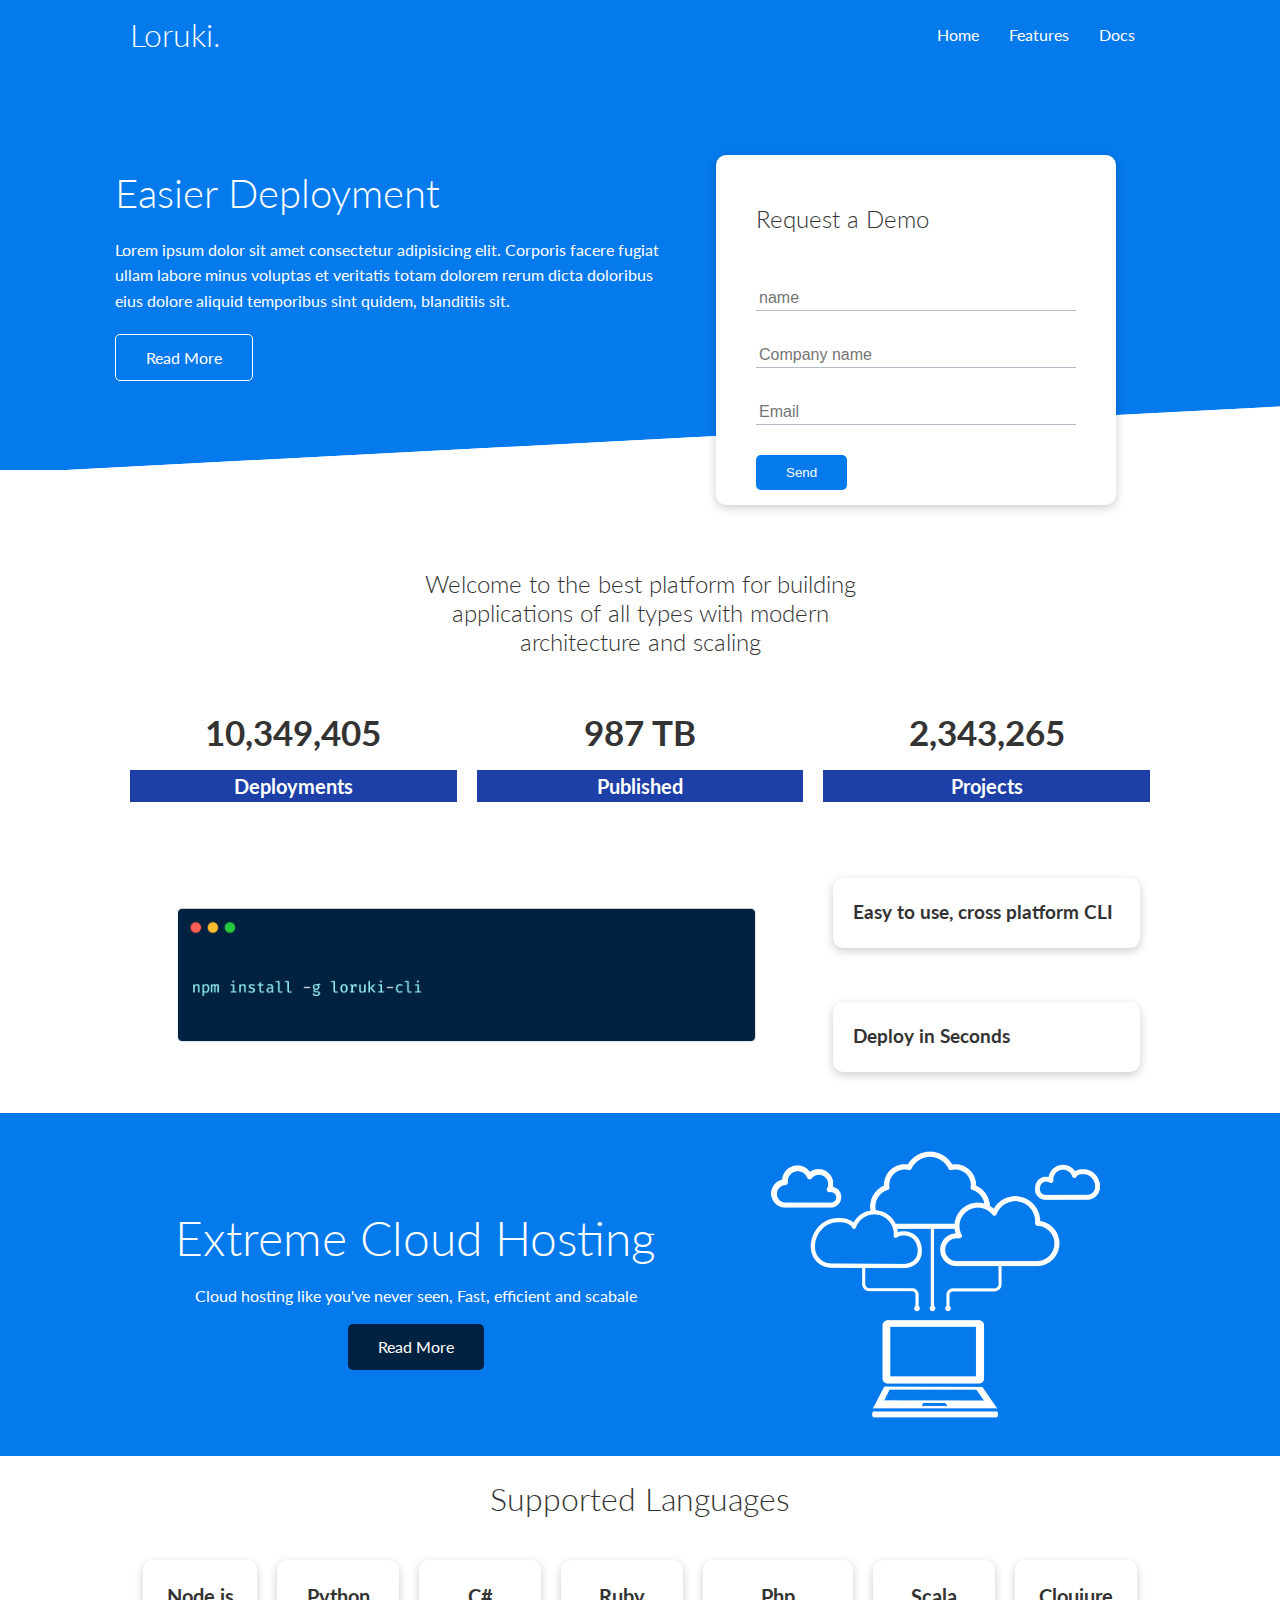
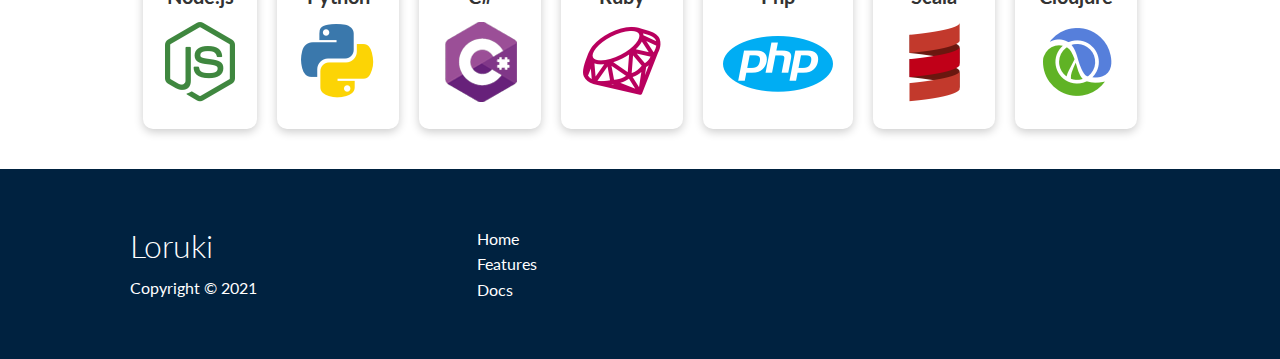
<file: index.html>
<!DOCTYPE html>
<html lang="en">
<head>
    <meta charset="UTF-8">
    <meta http-equiv="X-UA-Compatible" content="IE=edge">
    <meta name="viewport" content="width=device-width, initial-scale=1.0">
    <link rel="stylesheet" href="https://cdnjs.cloudflare.com/ajax/libs/font-awesome/5.15.2/css/all.min.css" integrity="sha512-HK5fgLBL+xu6dm/Ii3z4xhlSUyZgTT9tuc/hSrtw6uzJOvgRr2a9jyxxT1ely+B+xFAmJKVSTbpM/CuL7qxO8w==" crossorigin="anonymous" />
    <link rel="stylesheet" href="css/utilities.css">
    <link rel="stylesheet" href="css/style.css">
    <title>Loriku | Cloud Hosting For Everyone</title>
</head>
<body>
    <!-- navbar -->
    <div class="navbar">
        <div class="container flex">
            <h1 class="logo">Loruki.</h1>
            <nav>
                <ul>
                    <li><a href="index.html">Home</a></li>
                    <li><a href="features.html">Features</a></li>
                    <li><a href="docs.html">Docs</a></li>
                </ul>
            </nav>
        </div>
    </div>

    <!-- Showcase -->
    <section class="showcase">
        <div class="container grid">
            <div class="showcase-text">
                <h1>Easier Deployment</h1>
                <p>
                    Lorem ipsum dolor sit amet consectetur adipisicing elit. Corporis facere fugiat ullam labore minus voluptas et veritatis totam dolorem rerum dicta doloribus eius dolore aliquid temporibus sint quidem, blanditiis sit.
                </p>
                <a href="features.html" class="btn btn-outline">Read More</a>
            </div>
            <div class="showcase-form card">
                <h2>Request a Demo</h2>
                <form name="contact" method="POST" data-netlify="true" netlify-honeypot="bot-field" autocomplete="off">
                    <input type="hidden" name="form-name" value="contact">
                    <p class="hidden">
                        <label>Don’t fill this out if you’re human: <input name="bot-field" /></label>
                      </p>
                    <div class="form-control">
                        <input type="text" name="name" placeholder="name">
                    </div>
                    <div class="form-control">
                        <input type="text" name="company" placeholder="Company name">
                    </div>
                    <div class="form-control">
                        <input type="email" name="email" placeholder="Email">
                    </div>
                    <input type="submit" value="Send" class="btn btn-primary">
                </form>
            </div>
        </div>
    </section>

    <!-- Stats -->
    <section class="stats">
        <div class="container">
            <h2 class="stats-heading text-center my-1">
                Welcome to the best platform for building applications of all types with modern architecture and scaling
            </h2>
            <div class="grid grid-3 text-center my-4">
                <div>
                    <i class="fas fa-server fa-3x"></i>
                    <h3>10,349,405</h3>
                        <p class="text-secondary">
                            Deployments
                        </p>
                </div>
                <div>
                    <i class="fas fa-upload fa-3x"></i>
                    <h3>987 TB</h3>
                        <p class="text-secondary">
                            Published
                        </p>
                </div>
                <div>
                    <i class="fas fa-project-diagram fa-3x"></i>
                    <h3>2,343,265</h3>
                        <p class="text-secondary">
                            Projects
                        </p>
                </div>
            </div>
    </section>

    <!-- Cli -->
    <section class="cli">
        <div class="container grid">
            <img src="images/cli.png" alt="">
            <div class="card">
                <h3>Easy to use, cross platform CLI</h3>
            </div>
            <div class="card">
                <h3>Deploy in Seconds</h3>
            </div>
        </div>
    </section>

    <!-- Cloud -->
    <section class="cloud bg-primary my-2 py-2">
        <div class="container grid">
            <div class="text-center">
                <h2 class="lg">Extreme Cloud Hosting</h2>
                <p class="lead my-1">
                    Cloud hosting like you've never seen, Fast, efficient and scabale
                </p>
                <a href="featuees.html" class="btn btn-dark">Read More</a>
            </div>
            <img src="images/cloud.png" alt="">
        </div>
    </section>

    <!-- Languages -->
    <section class="languages">
        <h2 class="md text-center my-2">
            Supported Languages
        </h2>
        <div class="container flex">
            <div class="card">
                <h4>Node.js</h4>
                <img src="images/logo/node.png" alt="Nodejs">
            </div>
            <div class="card">
                <h4>Python</h4>
                <img src="images/logo/python.png" alt="">
            </div>
            <div class="card">
                <h4>C#</h4>
                <img src="images/logo/csharp.png" alt="">
            </div>
            <div class="card">
                <h4>Ruby</h4>
                <img src="images/logo/ruby.png" alt="">
            </div>
            <div class="card">
                <h4>Php</h4>
                <img src="images/logo/php.png" alt="">
            </div>
            <div class="card">
                <h4>Scala</h4>
                <img src="images/logo/scala.png" alt="">
            </div>
            <div class="card">
                <h4>Cloujure</h4>
                <img src="images/logo/clojure.png" alt="">
            </div>
        </div>
    </section>

    <!-- footer -->
    <footer class="footer bg-dark py-5">
        <div class="container grid grid-3">
            <div>
                <h1>Loruki</h1>
                <p>
                    Copyright &copy; 2021
                </p>
            </div>

            <nav>
                <ul>
                    <li><a href="index.html">Home</a></li>
                    <li><a href="features.html">Features</a></li>
                    <li><a href="docs.html">Docs</a></li>
                </ul>
            </nav>
            <div class="social">
                <a href="#"><i class="fab fa-twitter fa-2x"></i></a>
                <a href="#"><i class="fab fa-facebook fa-2x"></i></a>
                <a href="#"><i class="fab fa-instagram fa-2x"></i></a>
                <a href="#"><i class="fab fa-github fa-2x"></i></a>
            </div>
        </div>
    </footer>
</body>
</html>
</file>
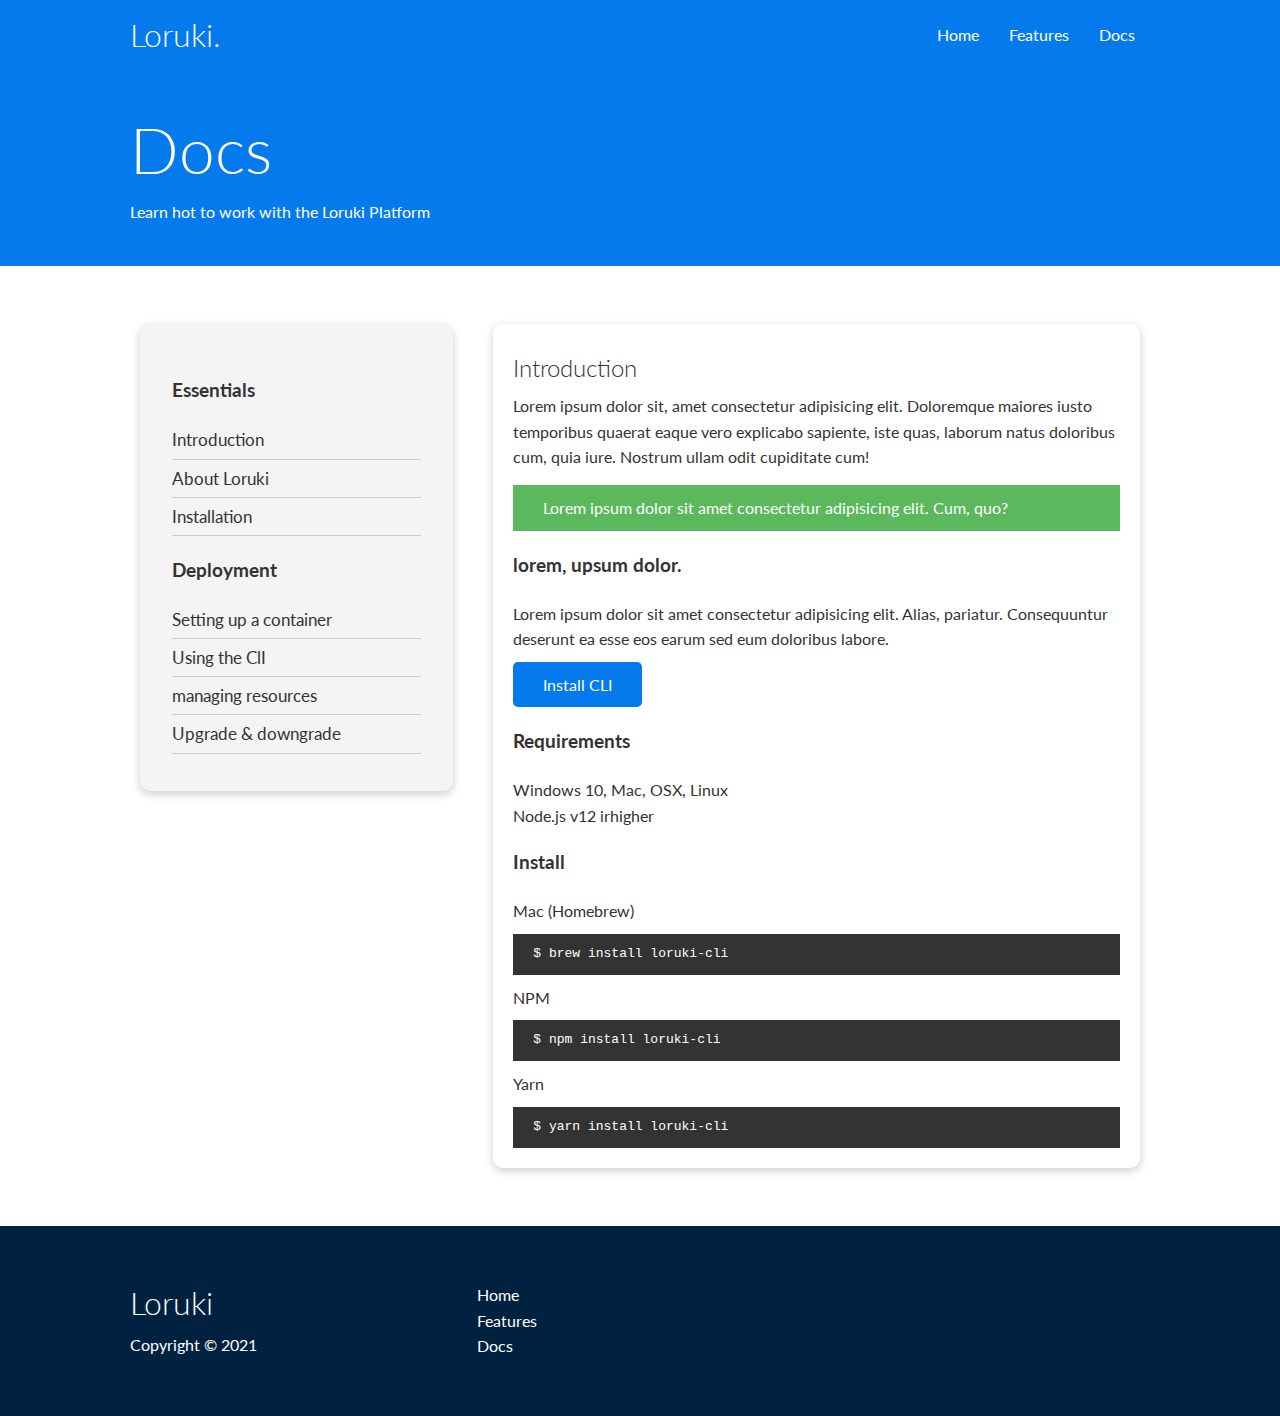
<file: docs.html>
<!DOCTYPE html>
<html lang="en">
<head>
    <meta charset="UTF-8">
    <meta http-equiv="X-UA-Compatible" content="IE=edge">
    <meta name="viewport" content="width=device-width, initial-scale=1.0">
    <link rel="stylesheet" href="https://cdnjs.cloudflare.com/ajax/libs/font-awesome/5.15.2/css/all.min.css" integrity="sha512-HK5fgLBL+xu6dm/Ii3z4xhlSUyZgTT9tuc/hSrtw6uzJOvgRr2a9jyxxT1ely+B+xFAmJKVSTbpM/CuL7qxO8w==" crossorigin="anonymous" />
    <link rel="stylesheet" href="css/utilities.css">
    <link rel="stylesheet" href="css/style.css">
    <title>Loriku | Cloud Hosting For Everyone</title>
</head>
<body>
    <!-- navbar -->
    <div class="navbar">
        <div class="container flex">
            <h1 class="logo">Loruki.</h1>
            <nav>
                <ul>
                    <li><a href="index.html">Home</a></li>
                    <li><a href="features.html">Features</a></li>
                    <li><a href="docs.html">Docs</a></li>
                </ul>
            </nav>
        </div>
    </div>

    <!-- Head -->
    <section class="docs-head bg-primary py-3">
        <div class="container grid">
            <div>
                <h1 class="xl">Docs</h1>
                <p class="lead"> Learn hot to work with the Loruki Platform</p>
            </div>
            <!-- <img src="images/logo/server.png" alt=""> -->
        </div>
    </section>

    <!-- Docs main -->
    <section class="docs-main my-4">
        <div class="container grid">
            <div class="card bg-light p-3">
                <h3 class="my-2">Essentials</h3>
                <nav>
                    <ul>
                        <li><a href="#">Introduction</a></li>
                        <li><a href="#">About Loruki</a></li>
                        <li><a href="#">Installation</a></li>
                    </ul>
                </nav>
                <h3 class="my-2">Deployment</h3>
                <nav>
                    <ul>
                        <li><a href="#">Setting up a container</a></li>
                        <li><a href="#">Using the ClI</a></li>
                        <li><a href="#">managing resources</a></li>
                        <li><a href="#">Upgrade & downgrade</a></li>
                    </ul>
                </nav>
            </div>
            <div class="card">
                <h2>Introduction</h2>
                <p>
                    Lorem ipsum dolor sit, amet consectetur adipisicing elit. Doloremque maiores iusto temporibus quaerat eaque vero explicabo sapiente, iste quas, laborum natus doloribus cum, quia iure. Nostrum ullam odit cupiditate cum!
                </p>
                <div class="alert alert-success">
                    <i class="fas fa-info"></i>
                    Lorem ipsum dolor sit amet consectetur adipisicing elit. Cum, quo?
                </div>
                <h3>lorem, upsum dolor.</h3>
                <p>
                    Lorem ipsum dolor sit amet consectetur adipisicing elit. Alias, pariatur. Consequuntur deserunt ea esse eos earum sed eum doloribus labore.
                </p>
                <a href="#" class="btn btn-primary">Install CLI</a>
                <h3>Requirements</h3>
                <ul>
                    <li>Windows 10, Mac, OSX, Linux</li>
                    <li>Node.js v12 irhigher</li>
                </ul>
                <h3>Install</h3>
                <p>
                    Mac (Homebrew)
                </p>
                <pre><code>$ brew install loruki-cli</code></pre>
                <p>
                    NPM
                </p>
                <pre><code>$ npm install loruki-cli</code></pre>
                <p>
                   Yarn
                </p>
                <pre><code>$ yarn install loruki-cli</code></pre>

            </div>
        </div>
    </section>


    <!-- footer -->
    <footer class="footer bg-dark py-5">
        <div class="container grid grid-3">
            <div>
                <h1>Loruki</h1>
                <p>
                    Copyright &copy; 2021
                </p>
            </div>

            <nav>
                <ul>
                    <li><a href="index.html">Home</a></li>
                    <li><a href="features.html">Features</a></li>
                    <li><a href="docs.html">Docs</a></li>
                </ul>
            </nav>
            <div class="social">
                <a href="#"><i class="fab fa-twitter fa-2x"></i></a>
                <a href="#"><i class="fab fa-facebook fa-2x"></i></a>
                <a href="#"><i class="fab fa-instagram fa-2x"></i></a>
                <a href="#"><i class="fab fa-github fa-2x"></i></a>
            </div>
        </div>
    </footer>
</body>
</html>
</file>
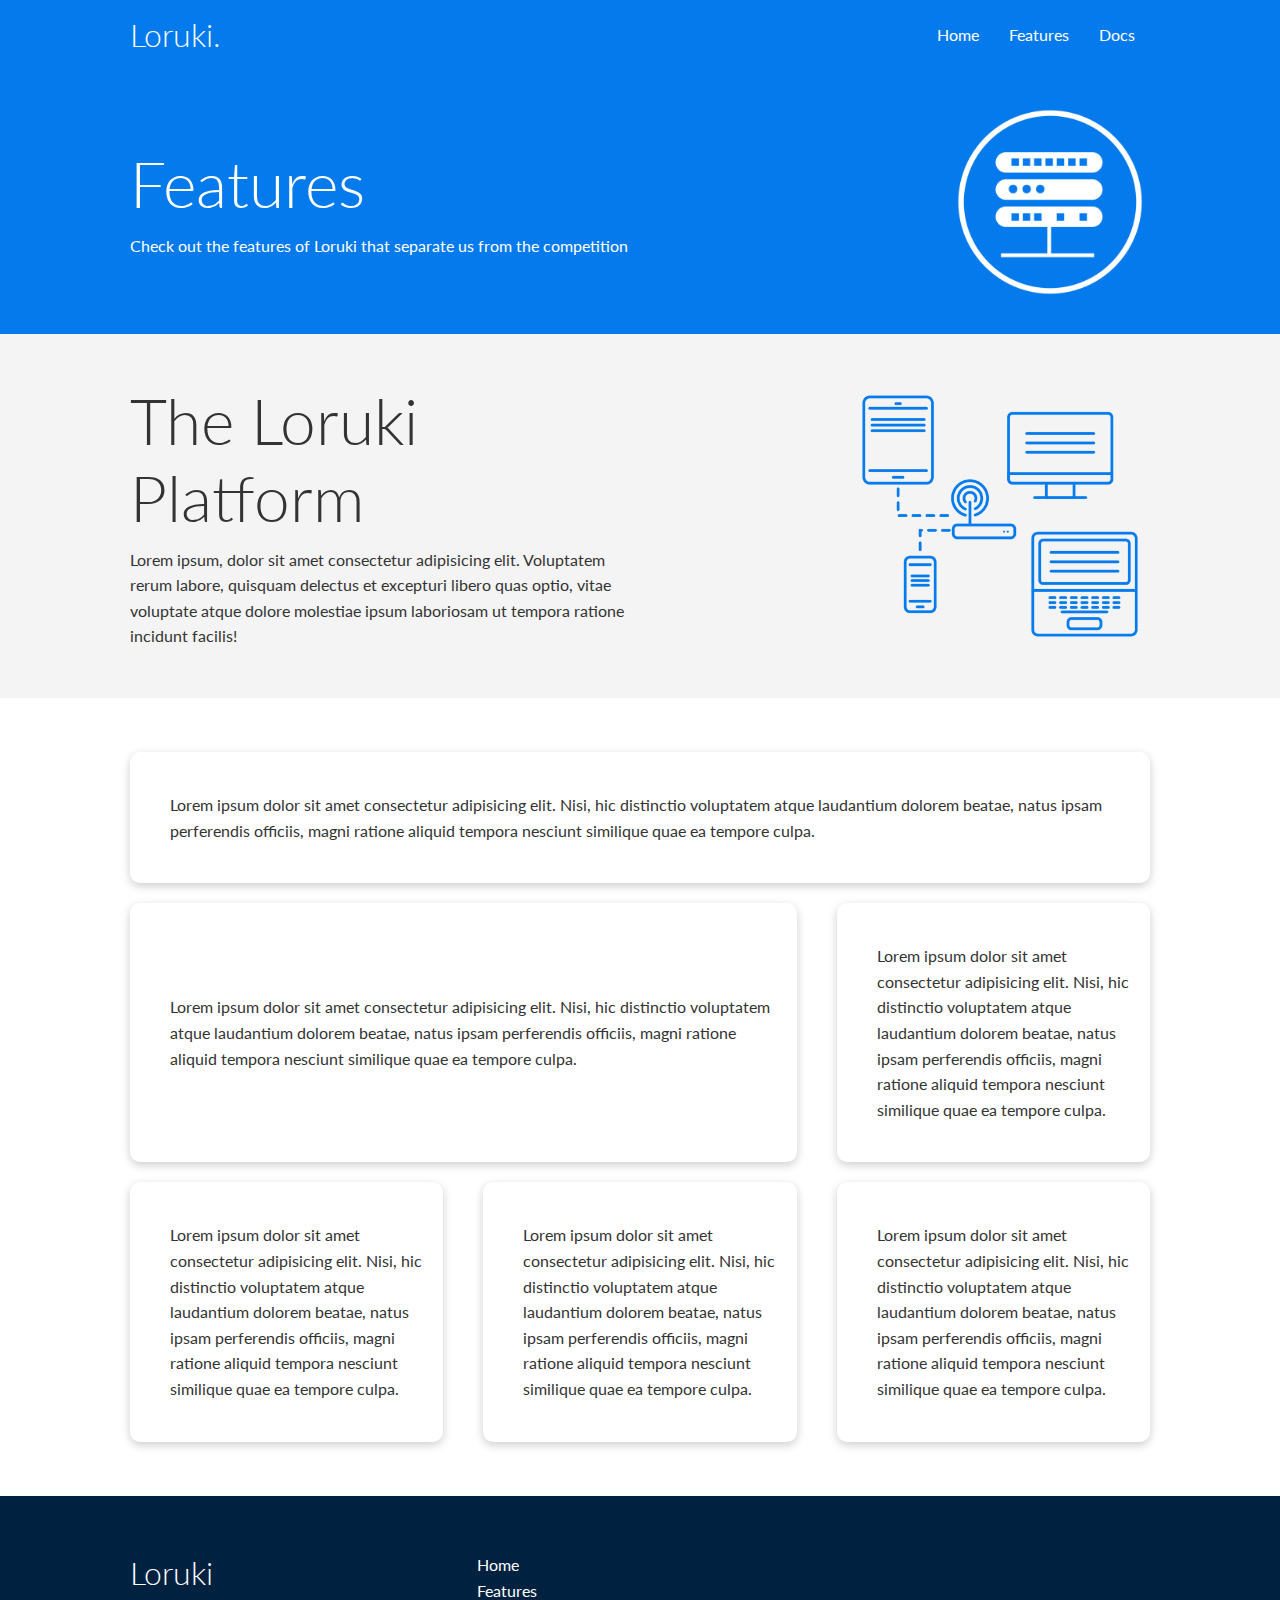
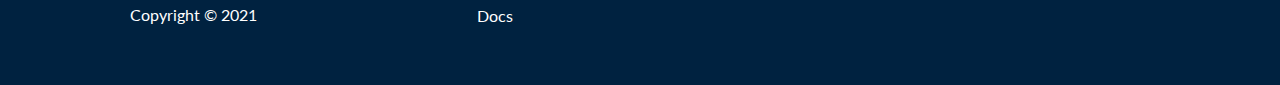
<file: features.html>
<!DOCTYPE html>
<html lang="en">
<head>
    <meta charset="UTF-8">
    <meta http-equiv="X-UA-Compatible" content="IE=edge">
    <meta name="viewport" content="width=device-width, initial-scale=1.0">
    <link rel="stylesheet" href="https://cdnjs.cloudflare.com/ajax/libs/font-awesome/5.15.2/css/all.min.css" integrity="sha512-HK5fgLBL+xu6dm/Ii3z4xhlSUyZgTT9tuc/hSrtw6uzJOvgRr2a9jyxxT1ely+B+xFAmJKVSTbpM/CuL7qxO8w==" crossorigin="anonymous" />
    <link rel="stylesheet" href="css/utilities.css">
    <link rel="stylesheet" href="css/style.css">
    <title>Loriku | Cloud Hosting For Everyone</title>
</head>
<body>
    <!-- navbar -->
    <div class="navbar">
        <div class="container flex">
            <h1 class="logo">Loruki.</h1>
            <nav>
                <ul>
                    <li><a href="index.html">Home</a></li>
                    <li><a href="features.html">Features</a></li>
                    <li><a href="docs.html">Docs</a></li>
                </ul>
            </nav>
        </div>
    </div>

    <!-- Head -->
    <section class="features-head bg-primary py-3">
        <div class="container grid">
            <div>
                <h1 class="xl">Features</h1>
                <p class="lead"> Check out the features of Loruki that separate us from the competition</p>
            </div>
            <img src="images/logo/server.png" alt="">
        </div>
    </section>
    <!-- Sub head -->
    <section class="features-sub-head bg-light py-3">
        <div class="container grid">
            <div>
                <h1 class="xl">The Loruki Platform</h1>
                <p>
                   Lorem ipsum, dolor sit amet consectetur adipisicing elit. Voluptatem rerum labore, quisquam delectus et excepturi libero quas optio, vitae voluptate atque dolore molestiae ipsum laboriosam ut tempora ratione incidunt facilis!
                </p>
            </div>
            <img src="images/logo/server2.png" alt="">
        </div>
    </section>

    <section class="features-main my-2">
        <div class="container grid grid-3">
            <div class="card flex">
                <i class="fas fa-server fa-3x"></i>
                <p>
                    Lorem ipsum dolor sit amet consectetur adipisicing elit. Nisi, hic distinctio voluptatem atque laudantium dolorem beatae, natus ipsam perferendis officiis, magni ratione aliquid tempora nesciunt similique quae ea tempore culpa.
                </p>
            </div>
            <div class="card flex">
                <i class="fas fa-server fa-3x"></i>
                <p>
                    Lorem ipsum dolor sit amet consectetur adipisicing elit. Nisi, hic distinctio voluptatem atque laudantium dolorem beatae, natus ipsam perferendis officiis, magni ratione aliquid tempora nesciunt similique quae ea tempore culpa.
                </p>
            </div>
            <div class="card flex">
                <i class="fas fa-server fa-3x"></i>
                <p>
                    Lorem ipsum dolor sit amet consectetur adipisicing elit. Nisi, hic distinctio voluptatem atque laudantium dolorem beatae, natus ipsam perferendis officiis, magni ratione aliquid tempora nesciunt similique quae ea tempore culpa.
                </p>
            </div>
            <div class="card flex">
                <i class="fas fa-server fa-3x"></i>
                <p>
                    Lorem ipsum dolor sit amet consectetur adipisicing elit. Nisi, hic distinctio voluptatem atque laudantium dolorem beatae, natus ipsam perferendis officiis, magni ratione aliquid tempora nesciunt similique quae ea tempore culpa.
                </p>
            </div>
            <div class="card flex">
                <i class="fas fa-server fa-3x"></i>
                <p>
                    Lorem ipsum dolor sit amet consectetur adipisicing elit. Nisi, hic distinctio voluptatem atque laudantium dolorem beatae, natus ipsam perferendis officiis, magni ratione aliquid tempora nesciunt similique quae ea tempore culpa.
                </p>
            </div>
            <div class="card flex">
                <i class="fas fa-server fa-3x"></i>
                <p>
                    Lorem ipsum dolor sit amet consectetur adipisicing elit. Nisi, hic distinctio voluptatem atque laudantium dolorem beatae, natus ipsam perferendis officiis, magni ratione aliquid tempora nesciunt similique quae ea tempore culpa.
                </p>
            </div>
        </div>
    </section>

    <!-- footer -->
    <footer class="footer bg-dark py-5">
        <div class="container grid grid-3">
            <div>
                <h1>Loruki</h1>
                <p>
                    Copyright &copy; 2021
                </p>
            </div>

            <nav>
                <ul>
                    <li><a href="index.html">Home</a></li>
                    <li><a href="features.html">Features</a></li>
                    <li><a href="docs.html">Docs</a></li>
                </ul>
            </nav>
            <div class="social">
                <a href="#"><i class="fab fa-twitter fa-2x"></i></a>
                <a href="#"><i class="fab fa-facebook fa-2x"></i></a>
                <a href="#"><i class="fab fa-instagram fa-2x"></i></a>
                <a href="#"><i class="fab fa-github fa-2x"></i></a>
            </div>
        </div>
    </footer>
</body>
</html>
</file>
<file: css/utilities.css>
/* Utilities */

.container {
    max-width: 1100px;
    margin:0 auto;
    overflow: auto;
    padding: 0 40px;
}

.card {
    background-color: #fff;
    border-radius: 10px;
    color: #333;
    box-shadow: 0 3px 10px rgba(0,0,0,0.2);
    padding: 20px;
    margin: 10px;
}

.btn {
    display: inline-block;
    padding: 10px 30px;
    cursor: pointer;
    background-color: var(--primary-color);
    color: #fff;
    border:none;
    border-radius: 5px;
}

.btn-outline{
    background-color: transparent;
    border: 1px solid #fff;
}

.btn:hover {
    transform: scale(0.98);
}

/* Backgrounds & colored Buttons */
.bg-primary, 
.btn-primary {
    background-color: var(--primary-color);
    color: #fff;
}

.bg-secondary, 
.btn-secondary {
    background-color: var(--secondary-color);
    color: #fff;
}

.bg-dark, 
.btn-dark {
    background-color: var(--dark-color);
    color: #fff;
}

.bg-light, 
.btn-light {
    background-color: var(--light-color);
    color: #333;
}

.bg-primary a, 
.btn-primary a,
.bg-secondary a, 
.btn-secondary a,
.bg-dark a, 
.btn-dark a{
    color: #fff;
}

/* Text Colors */
.text-primary {
    background-color: var(--primary-color);
    color: #fff;
}

.text-secondary {
    background-color: var(--secondary-color);
    color: #fff;
}

.text-dark {
    background-color: var(--dark-color);
    color: #fff;
}

.text-light {
    background-color: var(--light-color);
    color: #333;
}

/* Text sizes */

.load {
    font-size: 20px;
}

.sm {
    font-size: 1rem;
}

.md {
    font-size: 2rem;
}

.lg {
    font-size: 3rem;
}

.xl {
    font-size: 4rem;
}

.text-center {
    text-align: center;
}

/* Alert */
.alert {
    background-color: var(--light-color);
    padding: 10px 20px;
    color: white;
    margin: 15px 0;

}

.alert i {
    margin-right: 10px;
}

.alert-success {
    background-color: var(--success-color);
}

.alert-error {
    background-color: var(--error-color);
}

.flex {
    display: flex;
    justify-content: center;
    align-items: center;
    height: 100%;
}

.grid {
    display: grid;
    grid-template-columns: repeat(2, 1fr);
    gap: 20px;
    justify-content: center;
    align-items: center;
    height: 100%;
}

.grid-3 {
    grid-template-columns: repeat(3, 1fr);
}

/* Margin */
.my-1 {
    margin: 1rem 0;
}

.my-2 {
    margin: 1.5rem 0;
}

.my-3 {
    margin: 2rem 0;
}

.my-4 {
    margin: 3rem 0;
}

.my-5 {
    margin: 3rem 0;
}


.m-1 {
    margin: 1rem;
}

.m-2 {
    margin: 1.5rem;
}

.m-3 {
    margin: 2rem;
}

.m-4 {
    margin: 3rem;
}

.m-5 {
    margin: 3rem;
}

/* Padding */
.py-1 {
    padding: 1rem 0;
}

.py-2 {
    padding: 1.5rem 0;
}

.py-3 {
    padding: 2rem 0;
}

.py-4 {
    padding: 3rem 0;
}

.py-5 {
    padding: 3rem 0;
}


.p-1 {
    padding: 1rem;
}

.p-2 {
    padding: 1.5rem;
}

.p-3 {
    padding: 2rem;
}

.p-4 {
    padding: 3rem;
}

.p-5 {
    padding: 3rem;
}
</file>
<file: css/style.css>
@import url('https://fonts.googleapis.com/css2?family=Lato:wght@300&display=swap');

:root {
    --primary-color : #047aed;
    --secondary-color : #1c3fa8;
    --dark-color : #002240;
    --light-color : #f4f4f4;
    --success-color : #5cb85c;
    --error-color : #d9534f;

}


/* Base style */
* {
    box-sizing: border-box;
    padding: 0;
    margin: 0;
}

body {
    font-family: 'Lato', sans-serif;
    color : #333;
    line-height: 1.6;
}

ul {
    list-style: none;
}

a {
    text-decoration: none;
    color: #333;
}

h1, 
h2 {
    font-weight: 300;
    line-height: 1.2;
    margin: 10px 0;
}

p {
    margin : 10px 0;
}

img {
    width: 100%;
}

code,
pre {
    background-color: #333;
    color: #fff;
    padding: 10px;
}

.hidden {
    visibility: hidden;
    height: 0;
}

/* Navbar */

.navbar {
    background-color: var(--primary-color);
    color: #fff;
    height: 70px;
}

.navbar ul {
    display: flex;
}

.navbar a {
    color: #fff;
    padding: 10px;
    margin: 0 5px;
}

.navbar a:hover {
    border-bottom: 2px #fff solid;
}

.navbar .flex {
    justify-content: space-between;
}

/* Showcase */

.showcase {
    height: 400px;
    background-color: var(--primary-color);
    color: #fff;
    position: relative;
}

.showcase h1 {
    font-size: 40px;
}

.showcase p {
    margin: 20px 0;
}

.showcase .grid {
    overflow: visible;
    grid-template-columns: 55% 45%;
    gap : 30px;
}

.showcase-text {
    animation: slideFromLeft 1s ease-in;
}

.showcase-form {
    position: relative;
    top: 60px;
    height: 350px;
    width: 400px;
    padding: 40px;
    z-index: 1;
    animation: slideFromRight 1s ease-in;
    /* justify-self: flex-end; */
}

.showcase-form .form-control {
    margin: 30px 0;
}

.showcase-form input[type="text"],
.showcase-form input[type="email"] {
    border: 0;
    border-bottom: 1px solid #b4becb;
    width: 100%;
    padding: 3px;
    font-size: 16px;
}

.showcase-form input:focus {
    outline: none;
}

.showcase::before,
.showcase::after {
    content: '';
    position: absolute;
    height: 100px;
    bottom: -70px;
    right: 0;
    left: 0;
    background-color: white;
    transform: skewY(-3deg);
    -webkit-transform: skewY(-3deg);
    -moz-transform: skewY(-3deg);
    -ms-transform: skewY(-3deg);
}

/* Stats */

.stats {
    padding-top: 100px;
    animation: slideFromBottom 1s ease-in;
}

.stats-heading {
    max-width: 500px;
    margin : auto
}

.stats .grid h3 {
    font-size: 35px;
}

.stats .grid p {
    font-size: 20px;
    font-weight: bold;
}

/* Cli */

.cli .grid {
    grid-template-columns: repeat(3, 1fr);
    grid-template-rows: repeat(2,1fr);
}

.cli .grid > *:first-child {
    grid-column: 1 / span 2;
    grid-row: 1 / span 2;
}

/* Cloud */

.cloud .grid {
    grid-template-columns: 4fr 3fr;
}

/* Languages */

.languages .flex {
    flex-wrap: wrap;
}

.languages .card {
    text-align: center;
    margin: 18px 10px 40px;
    transition: transform 0.2s ease-in;
}

.languages .card h4 {
    font-size: 20px;
    margin-bottom: 10px;
}

.languages .card:hover {
    transform: translateY(-15px);
}

/* Features */
.features-head img,
.docs-head img{
    width: 200px;
    justify-self: flex-end;
}

.features-sub-head img {
    width: 300px;
    justify-self: flex-end;
}

.features-main .card > i{
    margin-right: 20px;
}

.features-main .grid {
    padding: 30px;
}

.features-main .grid > *:first-child {
    grid-column: 1 / span 3;
}

.features-main .grid > *:nth-child(2) {
    grid-column: 1 / span 2;
}

/* Docs */

.docs-main h3 {
    margin: 20px 0;
}

.docs-main .grid {
    grid-template-columns: 1fr 2fr;
    align-items: flex-start;
}

.docs-main nav li {
    font-size: 17px;
    padding-bottom: 5px;
    margin-bottom: 5px;
    border-bottom: 1px #ccc solid;
}

.docs-main a:hover {
    font-weight: bold;
}

/* Footer  */

.footer .social a{
    margin: 0 10px;
}

/* Tablets and under */
@media (max-width : 768px) {
    .grid,
    .showcase .grid,
    .stats .grid,
    .cli .grid,
    .cloud .grid {
        grid-template-columns: 1fr;
        grid-template-rows: 1fr;
    }
    .showcase {
        height: auto;
    }
    .showcase-text {
        text-align: center;
        margin-top: 40px;
    }
    .showcase-form {
        justify-self: center;
        margin: auto;
    }
    .cli .grid > *:first-child {
        grid-column: 1;
        grid-row: 1;
    }

    .features-head,
    .features-sub-head,
    .docs-head {
        text-align: center;
    }

    .features-head img,
    .features-sub-head img,
    .docs-head img {
        justify-self: center;
    }

    .features-main .grid > *:first-child,
    .features-main .grid > *:nth-child(2) {
        grid-column: 1;
    }
}

/* Animations */
@keyframes slideFromLeft {
    0% {
        transform: translateX(-100%);
    }
    100% {
        transform: translateX(0);
    }
}

@keyframes slideFromRight {
    0% {
        transform: translateX(100%);
    }
    100% {
        transform: translateX(0);
    }
}
@keyframes slideFromTop {
    0% {
        transform: translateY(-100%);
    }
    100% {
        transform: translateX(0);
    }
}
@keyframes slideFromBottom {
    0% {
        transform: translateY(100%);
    }
    100% {
        transform: translateX(0);
    }
}


/* Mobile */
@media (max-width:500px) {
    .navbar {
        height: 110px;
    }
    .navbar .flex {
        flex-direction: column;
    }
    .navbar ul {
        padding: 10px;
        background-color: rgba(0, 0, 0, 0.1);
    }
}
</file>
